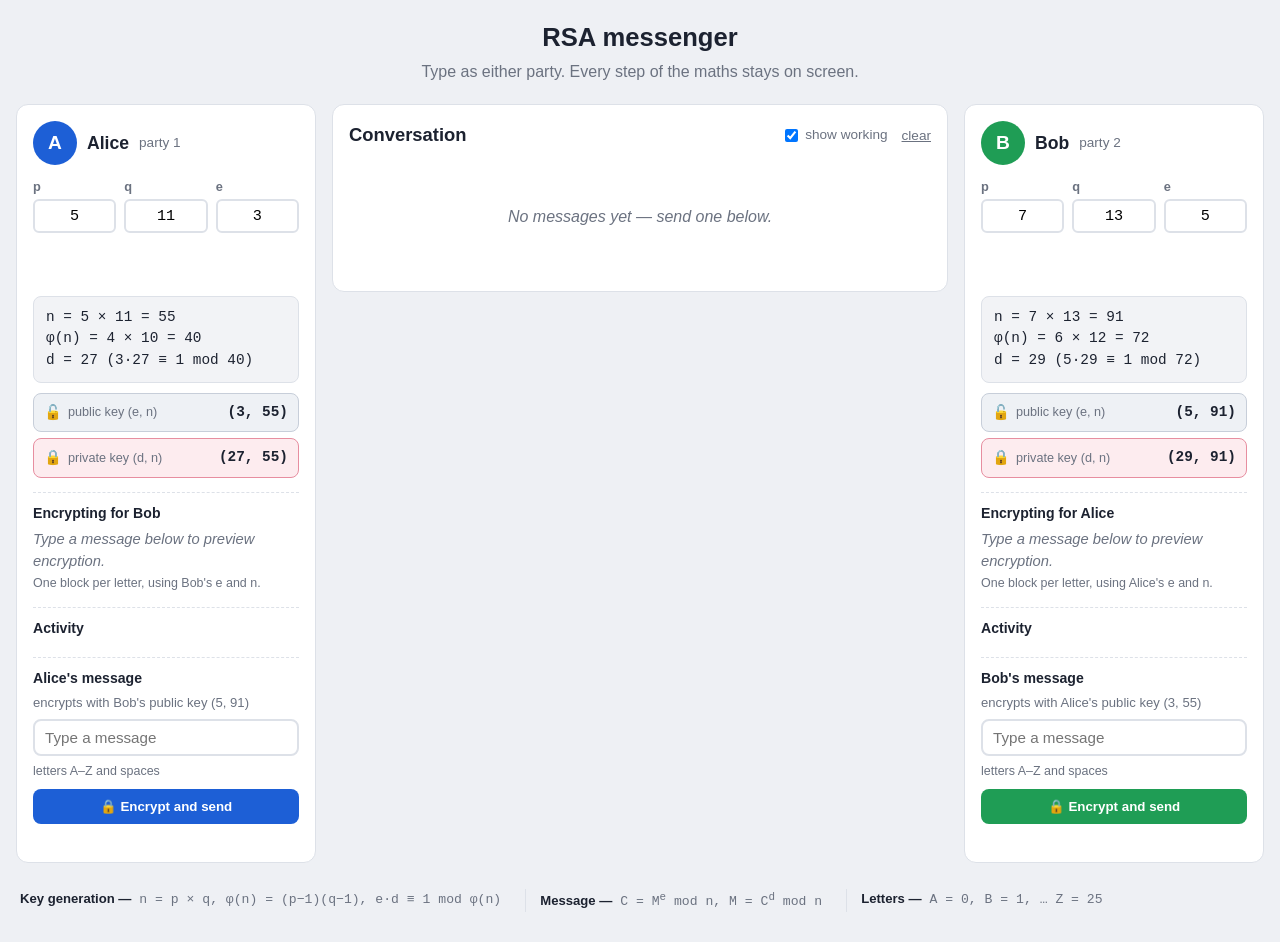
<file: RSA-Virtual-Lab/index.html>
<!DOCTYPE html>
<html lang="en">
<head>
<meta charset="UTF-8">
<meta name="viewport" content="width=device-width, initial-scale=1.0">
<title>RSA messenger</title>
<link rel="stylesheet" href="style.css">
</head>
<body>

  <header class="app-header">
    <h1>RSA messenger</h1>
    <p>Type as either party. Every step of the maths stays on screen.</p>
  </header>

  <main class="app-grid">

    <!-- ============================================================
         LEFT COLUMN: ALICE
         ============================================================ -->
    <section class="party-panel alice-panel" id="alicePanel">
      <div class="party-header">
        <div class="avatar alice-avatar">A</div>
        <div class="party-name">Alice</div>
        <div class="party-role">party 1</div>
      </div>

      <div class="party-inputs">
        <div class="field-group">
          <label for="alice-p">p</label>
          <input type="text" id="alice-p" inputmode="numeric" value="5">
        </div>
        <div class="field-group">
          <label for="alice-q">q</label>
          <input type="text" id="alice-q" inputmode="numeric" value="11">
        </div>
        <div class="field-group">
          <label for="alice-e">e</label>
          <input type="text" id="alice-e" inputmode="numeric" value="3">
        </div>
      </div>
      <div class="field-error" id="alice-p-error"></div>
      <div class="field-error" id="alice-q-error"></div>
      <div class="field-error" id="alice-e-error"></div>
      <div class="party-error" id="alice-party-error"></div>

      <div class="working-block mono" id="alice-working"></div>

      <div class="key-rows" id="alice-keys"></div>

      <div class="encrypting-box">
        <div class="encrypting-title">Encrypting for Bob</div>
        <div class="encrypting-body mono" id="alice-encrypting-preview">Type a message below to preview encryption.</div>
        <div class="encrypting-note">One block per letter, using Bob's e and n.</div>
      </div>

      <div class="activity-box">
        <div class="activity-title">Activity</div>
        <ul class="activity-log" id="alice-activity"></ul>
      </div>

      <div class="composer-box">
        <label for="alice-message" class="composer-label">Alice's message</label>
        <div class="composer-hint" id="alice-composer-hint"></div>
        <input type="text" id="alice-message" placeholder="Type a message" maxlength="60">
        <div class="composer-charnote">letters A–Z and spaces</div>
        <button class="send-btn alice-send-btn" id="alice-send-btn">&#128274; Encrypt and send</button>
        <div class="composer-error" id="alice-composer-error"></div>
      </div>
    </section>

    <!-- ============================================================
         CENTRE COLUMN: CONVERSATION
         ============================================================ -->
    <section class="conversation-panel">
      <div class="conversation-header">
        <h2>Conversation</h2>
        <label class="show-working-toggle">
          <input type="checkbox" id="showWorkingToggle" checked>
          show working
        </label>
        <button class="clear-btn" id="clearBtn">clear</button>
      </div>
      <div class="conversation-messages" id="conversationMessages">
        <p class="conversation-empty" id="conversationEmpty">No messages yet — send one below.</p>
      </div>
    </section>

    <!-- ============================================================
         RIGHT COLUMN: BOB
         ============================================================ -->
    <section class="party-panel bob-panel" id="bobPanel">
      <div class="party-header">
        <div class="avatar bob-avatar">B</div>
        <div class="party-name">Bob</div>
        <div class="party-role">party 2</div>
      </div>

      <div class="party-inputs">
        <div class="field-group">
          <label for="bob-p">p</label>
          <input type="text" id="bob-p" inputmode="numeric" value="7">
        </div>
        <div class="field-group">
          <label for="bob-q">q</label>
          <input type="text" id="bob-q" inputmode="numeric" value="13">
        </div>
        <div class="field-group">
          <label for="bob-e">e</label>
          <input type="text" id="bob-e" inputmode="numeric" value="5">
        </div>
      </div>
      <div class="field-error" id="bob-p-error"></div>
      <div class="field-error" id="bob-q-error"></div>
      <div class="field-error" id="bob-e-error"></div>
      <div class="party-error" id="bob-party-error"></div>

      <div class="working-block mono" id="bob-working"></div>

      <div class="key-rows" id="bob-keys"></div>

      <div class="encrypting-box">
        <div class="encrypting-title">Encrypting for Alice</div>
        <div class="encrypting-body mono" id="bob-encrypting-preview">Type a message below to preview encryption.</div>
        <div class="encrypting-note">One block per letter, using Alice's e and n.</div>
      </div>

      <div class="activity-box">
        <div class="activity-title">Activity</div>
        <ul class="activity-log" id="bob-activity"></ul>
      </div>

      <div class="composer-box">
        <label for="bob-message" class="composer-label">Bob's message</label>
        <div class="composer-hint" id="bob-composer-hint"></div>
        <input type="text" id="bob-message" placeholder="Type a message" maxlength="60">
        <div class="composer-charnote">letters A–Z and spaces</div>
        <button class="send-btn bob-send-btn" id="bob-send-btn">&#128274; Encrypt and send</button>
        <div class="composer-error" id="bob-composer-error"></div>
      </div>
    </section>

  </main>

  <!-- ============================================================
       FOOTER LEGEND BAR
       ============================================================ -->
  <footer class="legend-bar">
    <div class="legend-group">
      <span class="legend-title">Key generation —</span>
      n = p &times; q, &phi;(n) = (p&minus;1)(q&minus;1), e&middot;d &equiv; 1 mod &phi;(n)
    </div>
    <div class="legend-group">
      <span class="legend-title">Message —</span>
      C = M<sup>e</sup> mod n, M = C<sup>d</sup> mod n
    </div>
    <div class="legend-group">
      <span class="legend-title">Letters —</span>
      A = 0, B = 1, &hellip; Z = 25
    </div>
  </footer>

  <script src="script.js"></script>
</body>
</html>
</file>
<file: RSA-Virtual-Lab/style.css>
/* ==========================================================================
   RSA messenger — stylesheet
   Plain CSS, no preprocessor, no framework. Read top to bottom in roughly
   the order the page reads: colours, layout basics, header, the three
   main columns (Alice, conversation, Bob), conversation bubbles and the
   wire-strip animation, the composer bar, the legend footer, then the
   responsive rules at the very bottom.
   ========================================================================== */

:root {
  --bg: #eef0f4;
  --card-bg: #ffffff;
  --border: #dde1e8;
  --text: #1c2230;
  --muted: #6b7280;

  --alice-color: #1d5fd6;
  --alice-color-dark: #15479f;
  --alice-bg: #e8f0fe;
  --alice-bg-strong: #d6e6fd;

  --bob-color: #1f9d55;
  --bob-color-dark: #167a41;
  --bob-bg: #e7f8ee;
  --bob-bg-strong: #d3f2e1;

  --public-bg: #eef1f5;
  --public-border: #c7ced9;
  --private-bg: #fdecef;
  --private-border: #e78ea0;

  --wire-bg: #0f1b3d;
  --wire-text: #e8ecf8;

  --error: #c0392b;
  --error-bg: #fdecea;
}

* {
  box-sizing: border-box;
}

body {
  margin: 0;
  background: var(--bg);
  color: var(--text);
  font-family: "Segoe UI", Arial, sans-serif;
  line-height: 1.5;
  padding-bottom: 10px;
}

.mono {
  font-family: "Consolas", "Courier New", monospace;
}

/* --------------------------------------------------------------------
   Header
   -------------------------------------------------------------------- */

.app-header {
  padding: 18px 20px 10px 20px;
  text-align: center;
}

.app-header h1 {
  margin: 0 0 4px 0;
  font-size: 1.6em;
}

.app-header p {
  margin: 0;
  color: var(--muted);
}

/* --------------------------------------------------------------------
   Three-column layout
   -------------------------------------------------------------------- */

.app-grid {
  display: grid;
  grid-template-columns: 300px 1fr 300px;
  gap: 16px;
  max-width: 1300px;
  margin: 10px auto;
  padding: 0 16px;
  align-items: start;
}

.party-panel,
.conversation-panel {
  background: var(--card-bg);
  border: 1px solid var(--border);
  border-radius: 12px;
  padding: 16px;
}

/* --------------------------------------------------------------------
   Party panel: header, inputs, working block, key rows
   -------------------------------------------------------------------- */

.party-header {
  display: flex;
  align-items: center;
  gap: 10px;
  margin-bottom: 12px;
}

.avatar {
  width: 44px;
  height: 44px;
  border-radius: 50%;
  display: flex;
  align-items: center;
  justify-content: center;
  font-weight: 700;
  font-size: 1.2em;
  color: white;
  flex: 0 0 auto;
}

.alice-avatar { background: var(--alice-color); }
.bob-avatar { background: var(--bob-color); }

.party-name {
  font-weight: 700;
  font-size: 1.1em;
}

.party-role {
  color: var(--muted);
  font-size: 0.85em;
}

.party-inputs {
  display: flex;
  gap: 8px;
  margin-bottom: 4px;
}

.field-group {
  flex: 1 1 0;
}

.field-group label {
  display: block;
  font-size: 0.8em;
  font-weight: 700;
  color: var(--muted);
  margin-bottom: 2px;
}

.field-group input {
  width: 100%;
  padding: 6px 6px;
  font-size: 0.95em;
  border: 2px solid var(--border);
  border-radius: 6px;
  font-family: "Consolas", "Courier New", monospace;
  text-align: center;
}

.field-group input:focus {
  outline: none;
  border-color: var(--text);
}

.field-error {
  color: var(--error);
  font-size: 0.82em;
  min-height: 1.1em;
  margin-top: 2px;
}

.party-error {
  color: var(--error);
  background: var(--error-bg);
  border-radius: 6px;
  padding: 6px 8px;
  font-size: 0.85em;
  margin-top: 4px;
  display: none;
}

.party-error.visible {
  display: block;
}

.working-block {
  background: #f2f3f6;
  border: 1px solid var(--border);
  border-radius: 8px;
  padding: 10px 12px;
  margin-top: 12px;
  font-size: 0.9em;
  color: var(--text);
  white-space: pre-line;
}

.working-block.placeholder {
  color: var(--muted);
  font-family: "Segoe UI", Arial, sans-serif;
  font-style: italic;
}

.key-rows {
  margin-top: 10px;
  display: flex;
  flex-direction: column;
  gap: 6px;
}

.key-row {
  border-radius: 8px;
  padding: 8px 10px;
  font-size: 0.9em;
  display: flex;
  align-items: center;
  gap: 6px;
}

.key-row.public {
  background: var(--public-bg);
  border: 1px solid var(--public-border);
}

.key-row.private {
  background: var(--private-bg);
  border: 1px solid var(--private-border);
}

.key-row .key-label {
  color: var(--muted);
  font-size: 0.88em;
}

.key-row .key-value {
  font-family: "Consolas", "Courier New", monospace;
  font-weight: 700;
  margin-left: auto;
}

/* --------------------------------------------------------------------
   Encrypting-for preview box, and the activity log
   -------------------------------------------------------------------- */

.encrypting-box {
  margin-top: 14px;
  border-top: 1px dashed var(--border);
  padding-top: 10px;
}

.encrypting-title {
  font-weight: 700;
  font-size: 0.88em;
  margin-bottom: 4px;
}

.encrypting-body {
  font-size: 0.92em;
  min-height: 1.3em;
}

.encrypting-body.placeholder {
  font-family: "Segoe UI", Arial, sans-serif;
  color: var(--muted);
  font-style: italic;
}

.encrypting-note {
  color: var(--muted);
  font-size: 0.78em;
  margin-top: 2px;
}

.activity-box {
  margin-top: 14px;
  border-top: 1px dashed var(--border);
  padding-top: 10px;
}

.activity-title {
  font-weight: 700;
  font-size: 0.88em;
  margin-bottom: 4px;
}

.activity-log {
  list-style: none;
  margin: 0;
  padding: 0;
  font-size: 0.82em;
  color: var(--muted);
  max-height: 140px;
  overflow-y: auto;
}

.activity-log li {
  padding: 3px 0;
  border-bottom: 1px dotted var(--border);
}

.activity-log li:last-child {
  border-bottom: none;
}

/* --------------------------------------------------------------------
   Conversation column
   -------------------------------------------------------------------- */

.conversation-header {
  display: flex;
  align-items: center;
  gap: 14px;
  margin-bottom: 10px;
}

.conversation-header h2 {
  margin: 0;
  font-size: 1.15em;
  flex: 1 1 auto;
}

.show-working-toggle {
  font-size: 0.85em;
  color: var(--muted);
  display: flex;
  align-items: center;
  gap: 4px;
}

.clear-btn {
  background: none;
  border: none;
  color: var(--muted);
  text-decoration: underline;
  cursor: pointer;
  font-size: 0.85em;
  padding: 0;
}

.clear-btn:hover {
  color: var(--text);
}

.conversation-messages {
  display: flex;
  flex-direction: column;
  gap: 4px;
}

.conversation-empty {
  color: var(--muted);
  font-style: italic;
  text-align: center;
  padding: 30px 10px;
}

.keys-changed-note {
  text-align: center;
  color: var(--muted);
  font-size: 0.85em;
  font-style: italic;
  padding: 8px 0;
}

/* --------------------------------------------------------------------
   Message bubbles
   -------------------------------------------------------------------- */

.message-row {
  display: flex;
  margin: 6px 0;
}

.message-row.align-left {
  justify-content: flex-start;
}

.message-row.align-right {
  justify-content: flex-end;
}

.bubble {
  max-width: 78%;
  border-radius: 12px;
  padding: 10px 14px;
  opacity: 0;
  animation: bubbleIn 0.35s ease forwards;
}

@keyframes bubbleIn {
  from { opacity: 0; transform: translateY(8px); }
  to { opacity: 1; transform: translateY(0); }
}

.bubble.alice-tint {
  background: var(--alice-bg);
  border: 1px solid var(--alice-bg-strong);
}

.bubble.bob-tint {
  background: var(--bob-bg);
  border: 1px solid var(--bob-bg-strong);
}

.bubble-plaintext {
  font-size: 1.15em;
  font-weight: 700;
  letter-spacing: 0.02em;
}

.bubble-working {
  font-size: 0.85em;
  color: var(--muted);
  margin-top: 4px;
}

.bubble-with {
  font-size: 0.78em;
  color: var(--muted);
  text-align: right;
  margin-top: 4px;
}

.bubble-caption {
  font-size: 0.75em;
  color: var(--muted);
  margin-top: 6px;
}

.bubble.receiver .bubble-caption {
  text-align: right;
}

/* Hidden by the "show working" toggle. */
.hide-working .bubble-working,
.hide-working .bubble-with {
  display: none;
}

/* --------------------------------------------------------------------
   Wire strip (the animated element)
   -------------------------------------------------------------------- */

.wire-strip {
  background: var(--wire-bg);
  color: var(--wire-text);
  border-radius: 10px;
  padding: 10px 16px;
  margin: 6px 0;
  display: flex;
  align-items: center;
  gap: 10px;
  font-size: 0.9em;
  opacity: 0;
  animation: wireIn 0.3s ease forwards;
  overflow: hidden;
}

@keyframes wireIn {
  from { opacity: 0; }
  to { opacity: 1; }
}

.wire-lock {
  flex: 0 0 auto;
}

.wire-label {
  flex: 0 0 auto;
  color: #a9b3d1;
  font-size: 0.85em;
  text-transform: uppercase;
  letter-spacing: 0.06em;
}

.wire-blocks {
  flex: 1 1 auto;
  font-family: "Consolas", "Courier New", monospace;
  letter-spacing: 0.15em;
  white-space: nowrap;
  overflow: hidden;
  text-overflow: ellipsis;
  transition: transform 0.9s ease-in-out;
}

.wire-blocks.travel-ltr {
  transform: translateX(-60px);
}

.wire-blocks.travel-rtl {
  transform: translateX(60px);
}

.wire-blocks.arrived {
  transform: translateX(0);
}

.wire-destination {
  flex: 0 0 auto;
  color: #a9b3d1;
  font-size: 0.85em;
}

/* --------------------------------------------------------------------
   Receiving-avatar pulse (applied directly to the party panel avatar)
   -------------------------------------------------------------------- */

@keyframes avatarPulse {
  0% { box-shadow: 0 0 0 0 rgba(31, 157, 85, 0.5); }
  70% { box-shadow: 0 0 0 12px rgba(31, 157, 85, 0); }
  100% { box-shadow: 0 0 0 0 rgba(31, 157, 85, 0); }
}

.avatar.receiving {
  animation: avatarPulse 0.6s ease;
}

/* --------------------------------------------------------------------
   Composer -- one per party, living inside that party's own panel
   (below its Activity log), tinted to that party's colour.
   -------------------------------------------------------------------- */

.composer-box {
  margin-top: 14px;
  border-top: 1px dashed var(--border);
  padding-top: 10px;
}

.composer-label {
  display: block;
  font-weight: 700;
  font-size: 0.88em;
  margin-bottom: 4px;
}

.composer-hint {
  color: var(--muted);
  font-size: 0.82em;
  margin-bottom: 6px;
}

.composer-box input {
  width: 100%;
  padding: 8px 10px;
  font-size: 0.95em;
  border: 2px solid var(--border);
  border-radius: 8px;
  margin-bottom: 6px;
}

.composer-box input:focus {
  outline: none;
  border-color: var(--text);
}

.composer-charnote {
  color: var(--muted);
  font-size: 0.78em;
  margin-bottom: 8px;
}

.send-btn {
  width: 100%;
  color: white;
  border: none;
  border-radius: 8px;
  padding: 10px 16px;
  font-weight: 700;
  cursor: pointer;
}

/* Alice's and Bob's send buttons are tinted to their own party colour so
   the two composers stay visually distinct, same as their key rows and
   message bubbles elsewhere on the page. */
.send-btn.alice-send-btn {
  background: var(--alice-color);
}

.send-btn.alice-send-btn:hover:not(:disabled) {
  background: var(--alice-color-dark);
}

.send-btn.bob-send-btn {
  background: var(--bob-color);
}

.send-btn.bob-send-btn:hover:not(:disabled) {
  background: var(--bob-color-dark);
}

.send-btn:disabled {
  background: var(--muted);
  cursor: not-allowed;
}

.composer-error {
  color: var(--error);
  font-size: 0.85em;
  min-height: 1.2em;
  margin-top: 6px;
}

/* --------------------------------------------------------------------
   Footer legend bar
   -------------------------------------------------------------------- */

.legend-bar {
  display: flex;
  flex-wrap: wrap;
  gap: 10px 24px;
  max-width: 1300px;
  margin: 14px auto 0 auto;
  padding: 12px 20px 20px 20px;
  color: var(--muted);
  font-size: 0.82em;
}

.legend-group {
  font-family: "Consolas", "Courier New", monospace;
  border-left: 1px solid var(--border);
  padding-left: 14px;
}

.legend-group:first-child {
  border-left: none;
  padding-left: 0;
}

.legend-title {
  font-family: "Segoe UI", Arial, sans-serif;
  font-weight: 700;
  color: var(--text);
}

/* --------------------------------------------------------------------
   Responsive rules
   -------------------------------------------------------------------- */

@media (max-width: 1100px) {
  .app-grid {
    grid-template-columns: 1fr;
  }
}

@media (max-width: 640px) {
  .app-header h1 {
    font-size: 1.3em;
  }

  .send-btn {
    padding: 10px 12px;
    font-size: 0.92em;
  }

  .party-inputs {
    flex-wrap: wrap;
  }

  .field-group {
    flex: 1 1 28%;
  }

  .bubble {
    max-width: 92%;
  }

  .legend-bar {
    flex-direction: column;
  }

  .legend-group {
    border-left: none;
    border-top: 1px solid var(--border);
    padding-left: 0;
    padding-top: 8px;
  }

  .legend-group:first-child {
    border-top: none;
    padding-top: 0;
  }
}
</file>
